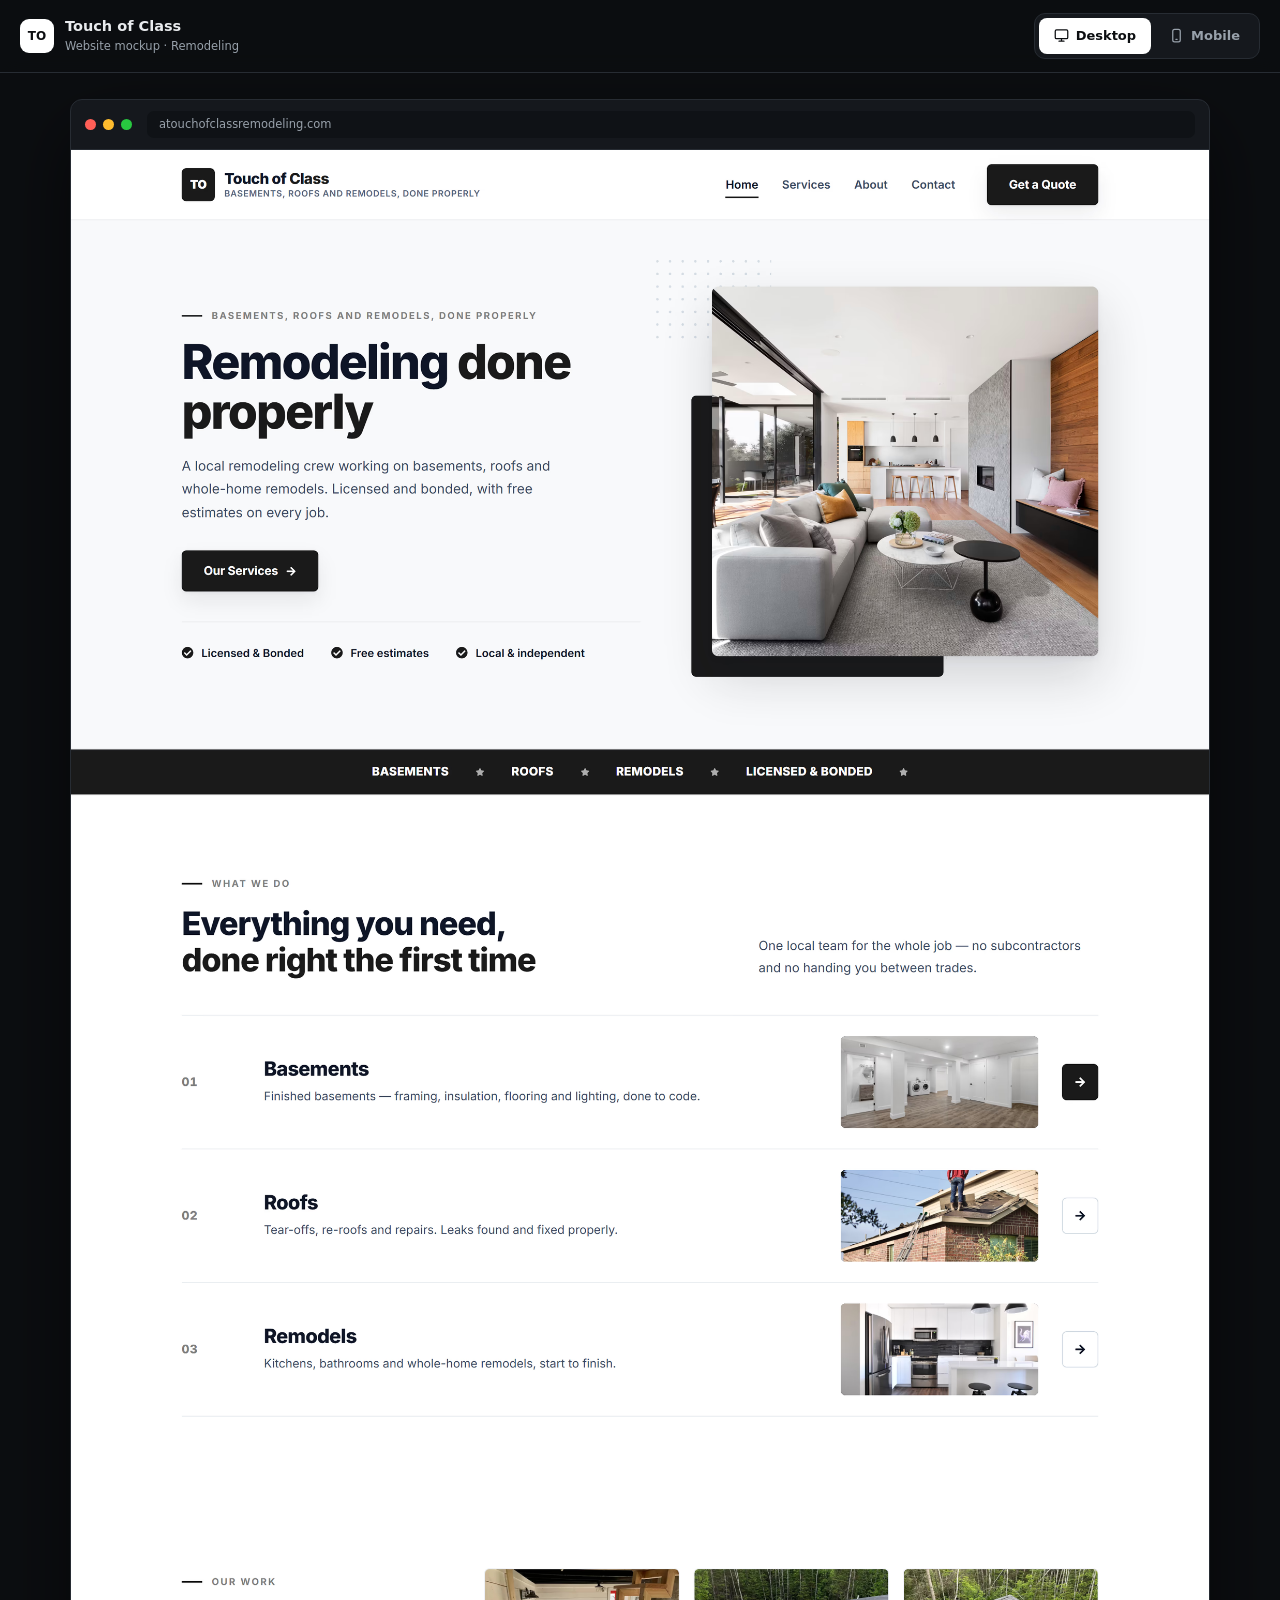
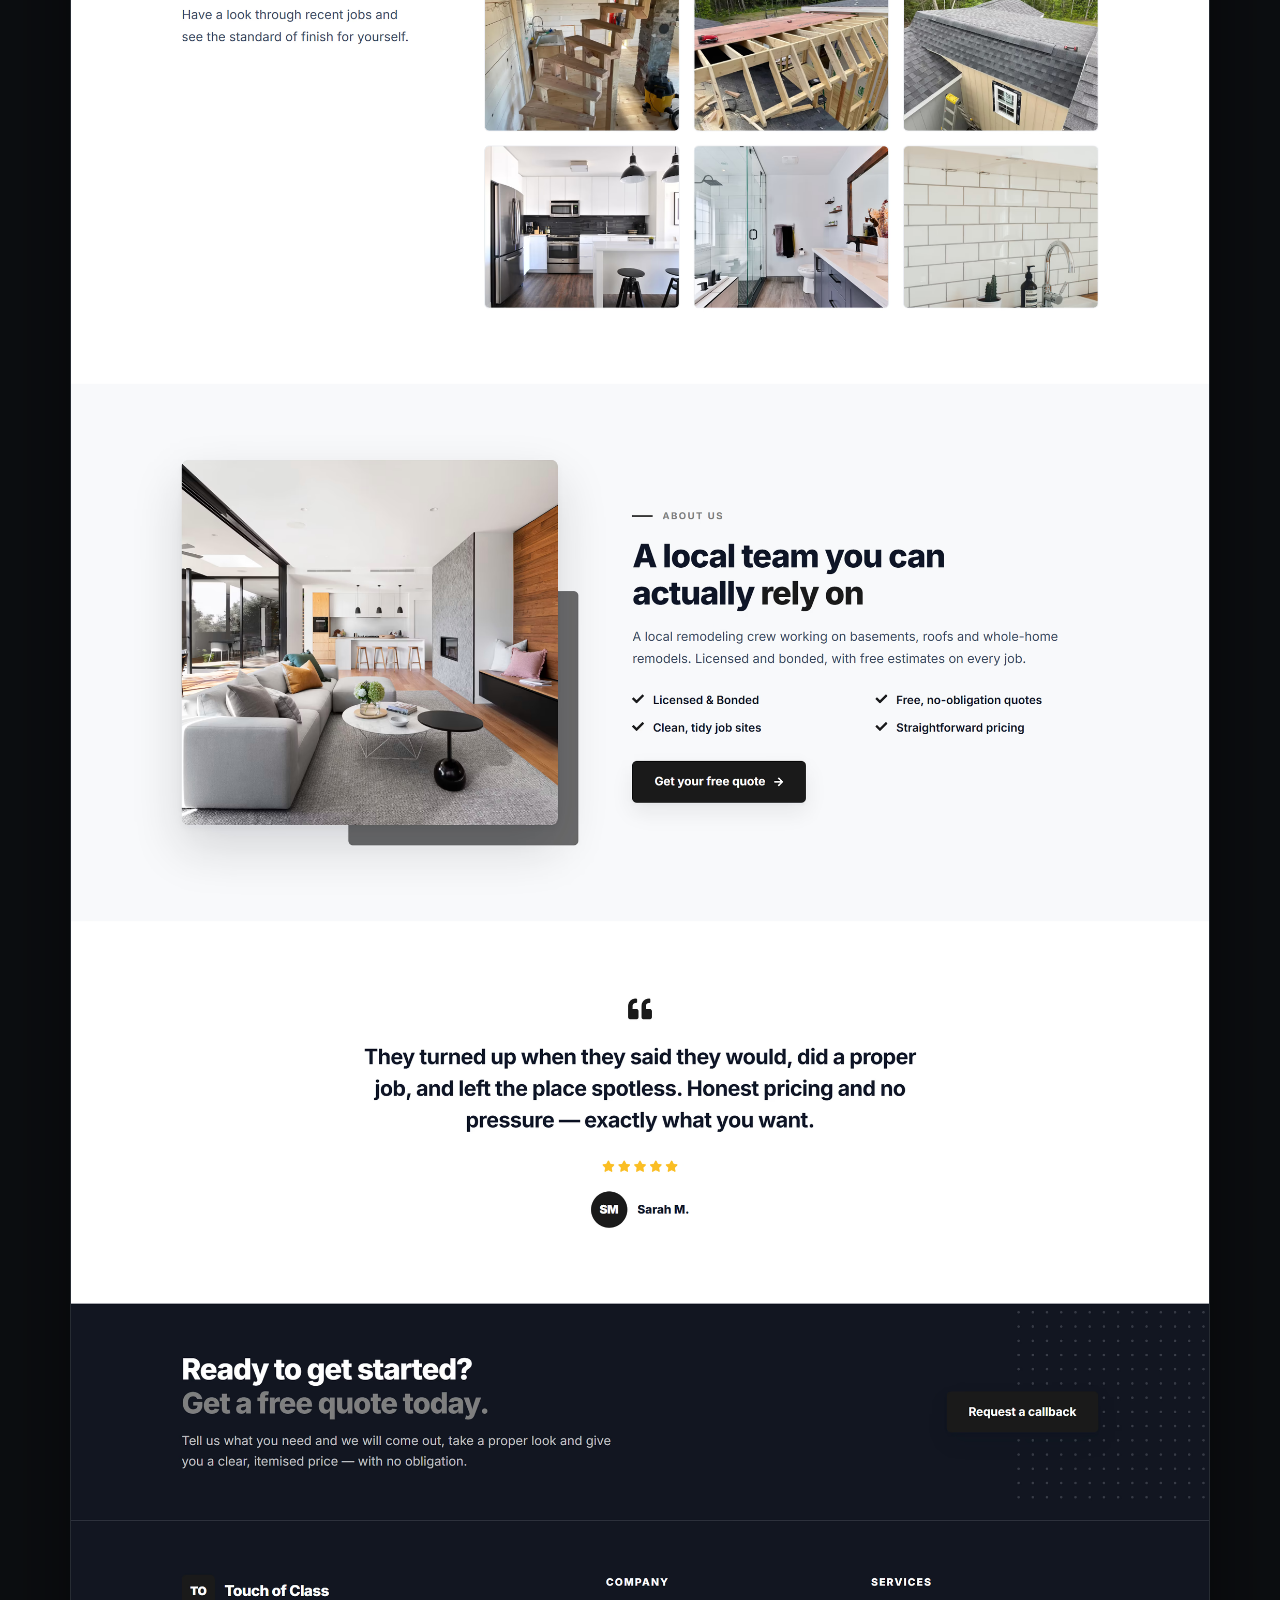
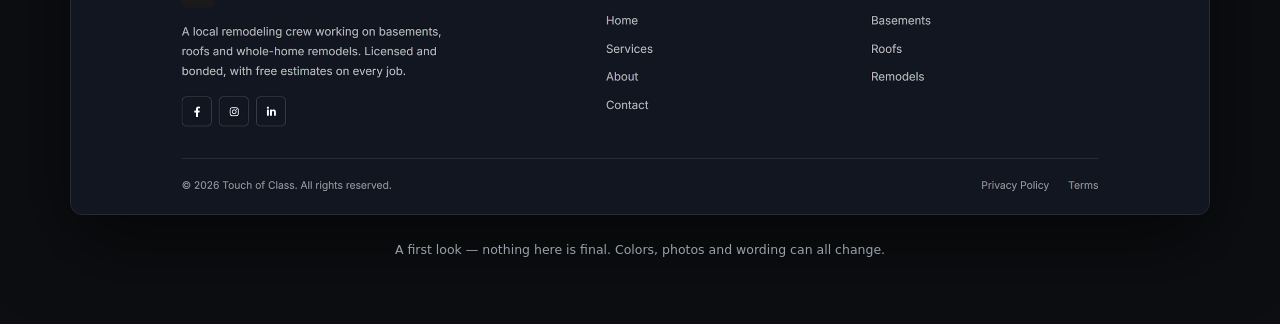
<file: index.html>
<!doctype html>
<html lang="en">
<head>
<meta charset="utf-8">
<meta name="viewport" content="width=device-width, initial-scale=1">
<title>Touch of Class — website mockup</title>
<meta name="description" content="Website mockup prepared for Touch of Class Remodeling.">
<meta name="robots" content="noindex, nofollow">
<meta property="og:title" content="Touch of Class — website mockup">
<meta property="og:description" content="A first look at the site.">
<meta property="og:image" content="shots/desktop-1.jpg">

<style>
  /*
    A presentation surface, not a website.
    Dark and quiet on purpose: the mockup should be the only bright thing on
    the screen, and the frame around it should say "this is a design we made
    for you" rather than "this is a site that already exists".
  */
  :root {
    --ink: #0c0e11;
    --panel: #15181d;
    --line: #272c33;
    --text: #e9ebee;
    --muted: #98a1ab;
  }

  * { box-sizing: border-box; }

  body {
    margin: 0;
    background: var(--ink);
    color: var(--text);
    font: 15px/1.5 -apple-system, BlinkMacSystemFont, "Segoe UI", Inter, system-ui, sans-serif;
    -webkit-font-smoothing: antialiased;
  }

  /* The two states, declared before everything that reacts to them.
     Radios, so the toggle still works with JavaScript switched off. */
  #desktop, #mobile { position: absolute; opacity: 0; pointer-events: none; }

  header {
    position: sticky;
    top: 0;
    z-index: 10;
    display: flex;
    flex-wrap: wrap;
    align-items: center;
    justify-content: space-between;
    gap: 14px;
    padding: 13px 20px;
    border-bottom: 1px solid var(--line);
    background: rgb(12 14 17 / 88%);
    backdrop-filter: blur(10px);
  }

  .who { display: flex; align-items: center; gap: 11px; min-width: 0; }

  .mark {
    display: grid;
    place-items: center;
    flex: none;
    width: 34px;
    height: 34px;
    border-radius: 9px;
    background: #fff;
    color: #0c0e11;
    font-size: 12px;
    font-weight: 800;
  }

  .who b { display: block; font-size: 14.5px; }
  .who i { display: block; color: var(--muted); font-size: 11.5px; font-style: normal; }

  .views {
    display: inline-flex;
    gap: 3px;
    padding: 4px;
    border: 1px solid var(--line);
    border-radius: 11px;
    background: var(--panel);
  }

  .views label {
    display: inline-flex;
    align-items: center;
    gap: 7px;
    padding: 8px 15px;
    border-radius: 8px;
    color: var(--muted);
    font-size: 13px;
    font-weight: 600;
    cursor: pointer;
    user-select: none;
    transition: background .15s, color .15s;
  }

  .views label:hover { color: var(--text); }
  .views svg { width: 15px; height: 15px; }

  #desktop:checked ~ header .pick-desktop,
  #mobile:checked  ~ header .pick-mobile {
    background: #fff;
    color: #0c0e11;
  }

  main { padding: 26px 20px 64px; }
  .stage { margin: 0 auto; transition: max-width .25s ease; }
  #desktop:checked ~ main .stage { max-width: 1140px; }
  #mobile:checked  ~ main .stage { max-width: 380px; }

  /* The frame is what makes a flat screenshot read as a thing on a device. */
  .frame {
    overflow: hidden;
    border: 1px solid var(--line);
    background: var(--panel);
    box-shadow: 0 28px 80px rgb(0 0 0 / 55%);
  }

  #desktop:checked ~ main .frame { border-radius: 12px; }
  #mobile:checked  ~ main .frame { border-radius: 38px; border-width: 2px; padding: 11px; }

  .bar { display: flex; align-items: center; gap: 7px; padding: 11px 14px; border-bottom: 1px solid var(--line); }
  .bar i { width: 11px; height: 11px; border-radius: 50%; }
  .bar i:nth-of-type(1) { background: #ff5f57; }
  .bar i:nth-of-type(2) { background: #febc2e; }
  .bar i:nth-of-type(3) { background: #28c840; }

  .bar .url {
    flex: 1;
    min-width: 0;
    margin-left: 8px;
    padding: 5px 12px;
    overflow: hidden;
    border-radius: 7px;
    background: #0f1216;
    color: var(--muted);
    font-size: 11.5px;
    white-space: nowrap;
    text-overflow: ellipsis;
  }

  .notch { width: 108px; height: 5px; margin: 1px auto 10px; border-radius: 99px; background: #2c323a; }

  #mobile:checked  ~ main .bar { display: none; }
  #desktop:checked ~ main .notch { display: none; }

  /*
    THE SHOT IS TILES, NOT ONE IMAGE.

    A full-page screenshot of a long site is enormous in PIXELS even when it
    is small in bytes — the desktop one is 2200x6311, nearly 14 megapixels —
    and iOS Safari will not decode an image that big inline. It draws the
    alt text and a broken-image glyph instead, while a long press still
    previews it, because the preview path has no such budget. That is the
    bug that was reported, and it is why this is sliced.

    Each tile is under 3.5 megapixels. They stack with no gap: block
    display, no baseline space, and a width that is exactly 100% of the
    same box, so the seams are invisible.
  */
  .reel { display: block; font-size: 0; line-height: 0; }
  .reel img { display: block; width: 100%; height: auto; }
  #mobile:checked ~ main .reel { border-radius: 27px; overflow: hidden; }

  #desktop:checked ~ main .reel-mobile { display: none; }
  #mobile:checked  ~ main .reel-desktop { display: none; }

  .note { max-width: 620px; margin: 24px auto 0; color: var(--muted); font-size: 12.5px; line-height: 1.7; text-align: center; }

  @media (max-width: 560px) {
    header { padding: 11px 14px; }
    .views label { padding: 8px 12px; }
    .views label span { display: none; }
    main { padding: 18px 12px 44px; }
  }
</style>
</head>
<body>

<input type="radio" name="view" id="desktop" checked>
<input type="radio" name="view" id="mobile">

<script>
  /*
    Show the visitor the version that matches the screen they are holding.
    A phone opening this should land on the phone view, not on a desktop
    shot shrunk to thumbnail size.

    Inline and immediately after the inputs, so it runs before the first
    paint and there is no flash of the wrong view. If it never runs, the
    radios above still work by hand — this only picks the better default.
  */
  try {
    if (window.matchMedia('(max-width: 820px)').matches) {
      document.getElementById('mobile').checked = true;
    }
  } catch (e) { /* the manual toggle still works */ }
</script>

<header>
  <div class="who">
    <span class="mark">TO</span>
    <span>
      <b>Touch of Class</b>
      <i>Website mockup &middot; Remodeling</i>
    </span>
  </div>

  <div class="views" role="group" aria-label="View">
    <label class="pick-desktop" for="desktop">
      <svg viewBox="0 0 24 24" fill="none" stroke="currentColor" stroke-width="2" stroke-linecap="round" stroke-linejoin="round" aria-hidden="true">
        <rect x="2" y="3" width="20" height="14" rx="2"/><path d="M8 21h8M12 17v4"/>
      </svg>
      <span>Desktop</span>
    </label>
    <label class="pick-mobile" for="mobile">
      <svg viewBox="0 0 24 24" fill="none" stroke="currentColor" stroke-width="2" stroke-linecap="round" stroke-linejoin="round" aria-hidden="true">
        <rect x="6" y="2" width="12" height="20" rx="3"/><path d="M11 18h2"/>
      </svg>
      <span>Mobile</span>
    </label>
  </div>
</header>

<main>
  <div class="stage">
    <div class="frame">
      <div class="bar">
        <i></i><i></i><i></i>
        <span class="url">atouchofclassremodeling.com</span>
      </div>
      <div class="notch"></div>

      <!-- Eager and sync on purpose: nothing here is below the fold in any
           meaningful sense, and lazy decoding is one of the things that was
           suspected of hiding the shot. -->
      <div class="reel reel-desktop">
        <picture><source srcset="shots/desktop-1.avif" type="image/avif"><img src="shots/desktop-1.jpg" alt="The Touch of Class website on a desktop screen" loading="eager" decoding="sync" width="2200" height="1590"></picture>
        <picture><source srcset="shots/desktop-2.avif" type="image/avif"><img src="shots/desktop-2.jpg" alt="" loading="eager" decoding="sync" width="2200" height="1590"></picture>
        <picture><source srcset="shots/desktop-3.avif" type="image/avif"><img src="shots/desktop-3.jpg" alt="" loading="eager" decoding="sync" width="2200" height="1590"></picture>
        <picture><source srcset="shots/desktop-4.avif" type="image/avif"><img src="shots/desktop-4.jpg" alt="" loading="eager" decoding="sync" width="2200" height="1541"></picture>
      </div>

      <div class="reel reel-mobile">
        <picture><source srcset="shots/mobile-1.avif" type="image/avif"><img src="shots/mobile-1.jpg" alt="The Touch of Class website on a phone" loading="eager" decoding="sync" width="900" height="3888"></picture>
        <picture><source srcset="shots/mobile-2.avif" type="image/avif"><img src="shots/mobile-2.jpg" alt="" loading="eager" decoding="sync" width="900" height="3888"></picture>
        <picture><source srcset="shots/mobile-3.avif" type="image/avif"><img src="shots/mobile-3.jpg" alt="" loading="eager" decoding="sync" width="900" height="3888"></picture>
        <picture><source srcset="shots/mobile-4.avif" type="image/avif"><img src="shots/mobile-4.jpg" alt="" loading="eager" decoding="sync" width="900" height="399"></picture>
      </div>
    </div>

    <p class="note">
      A first look &mdash; nothing here is final. Colors, photos and wording can all change.
    </p>
  </div>
</main>

</body>
</html>
</file>
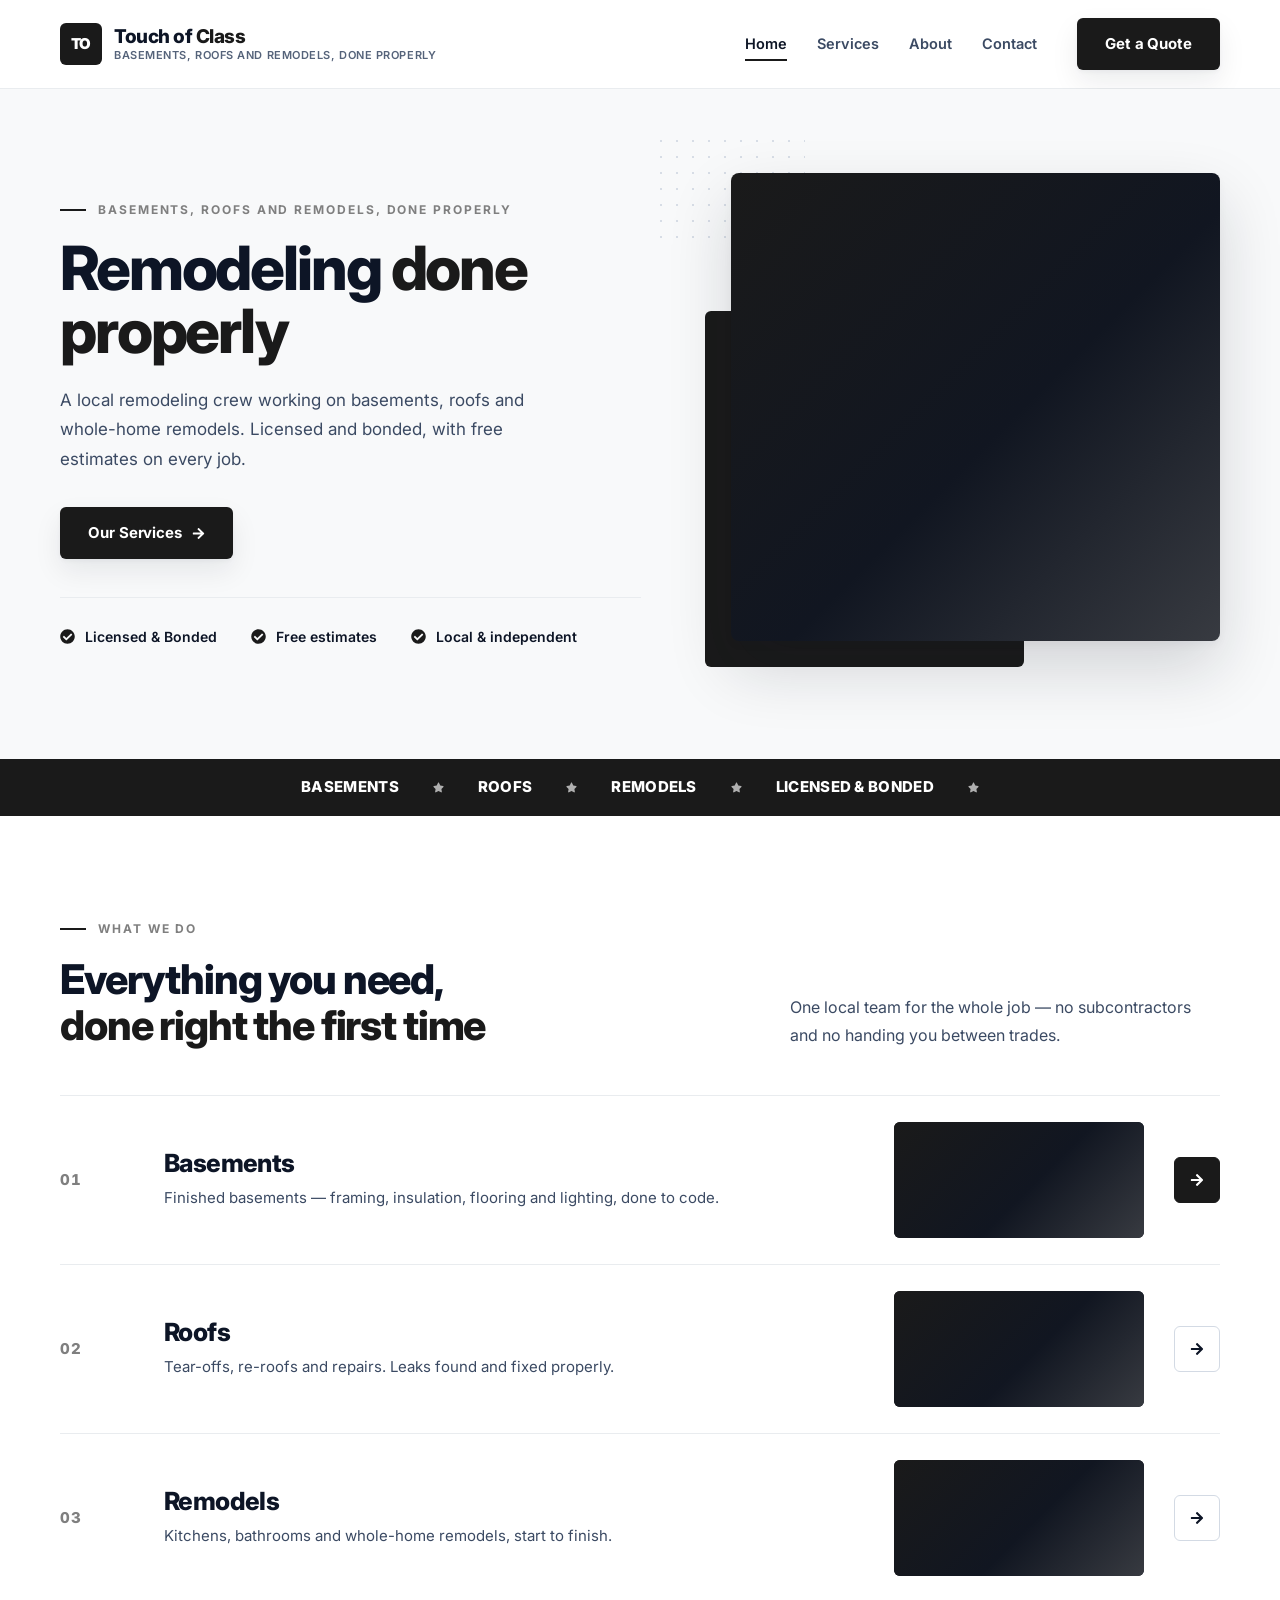
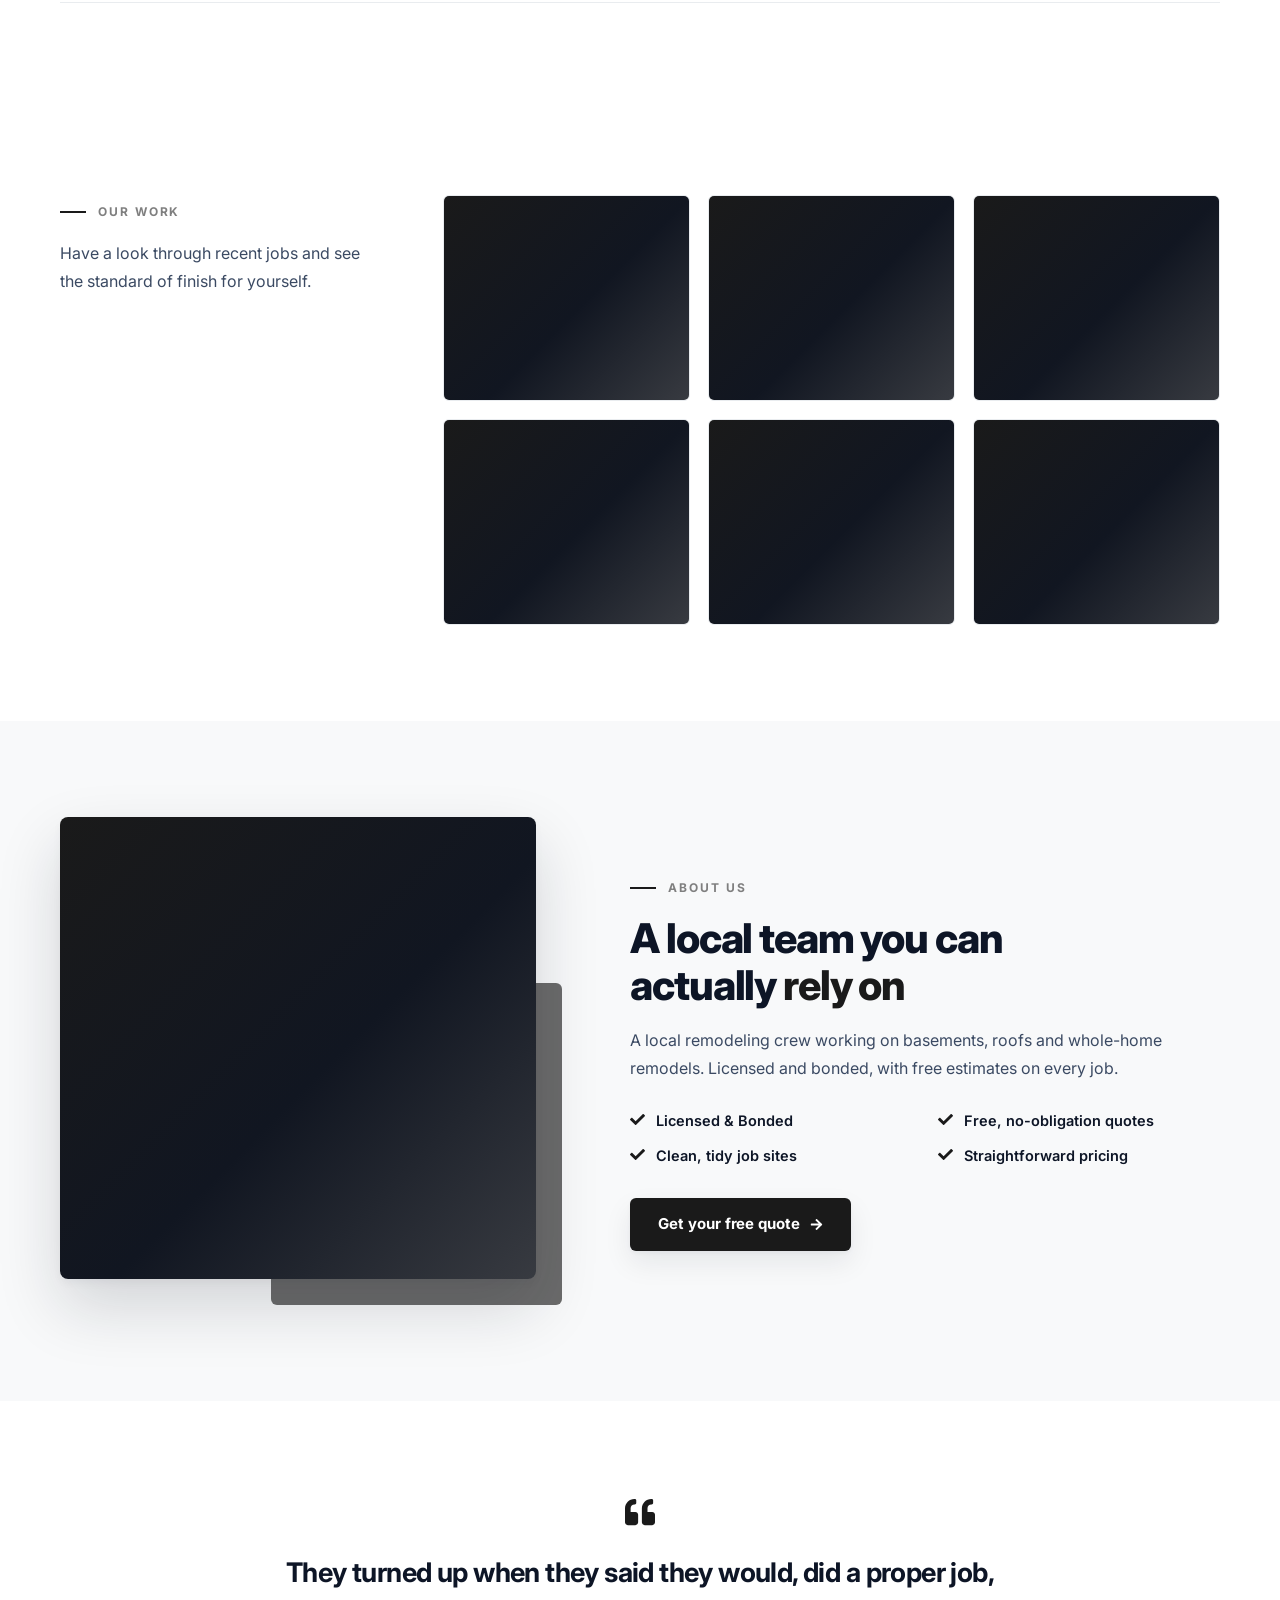
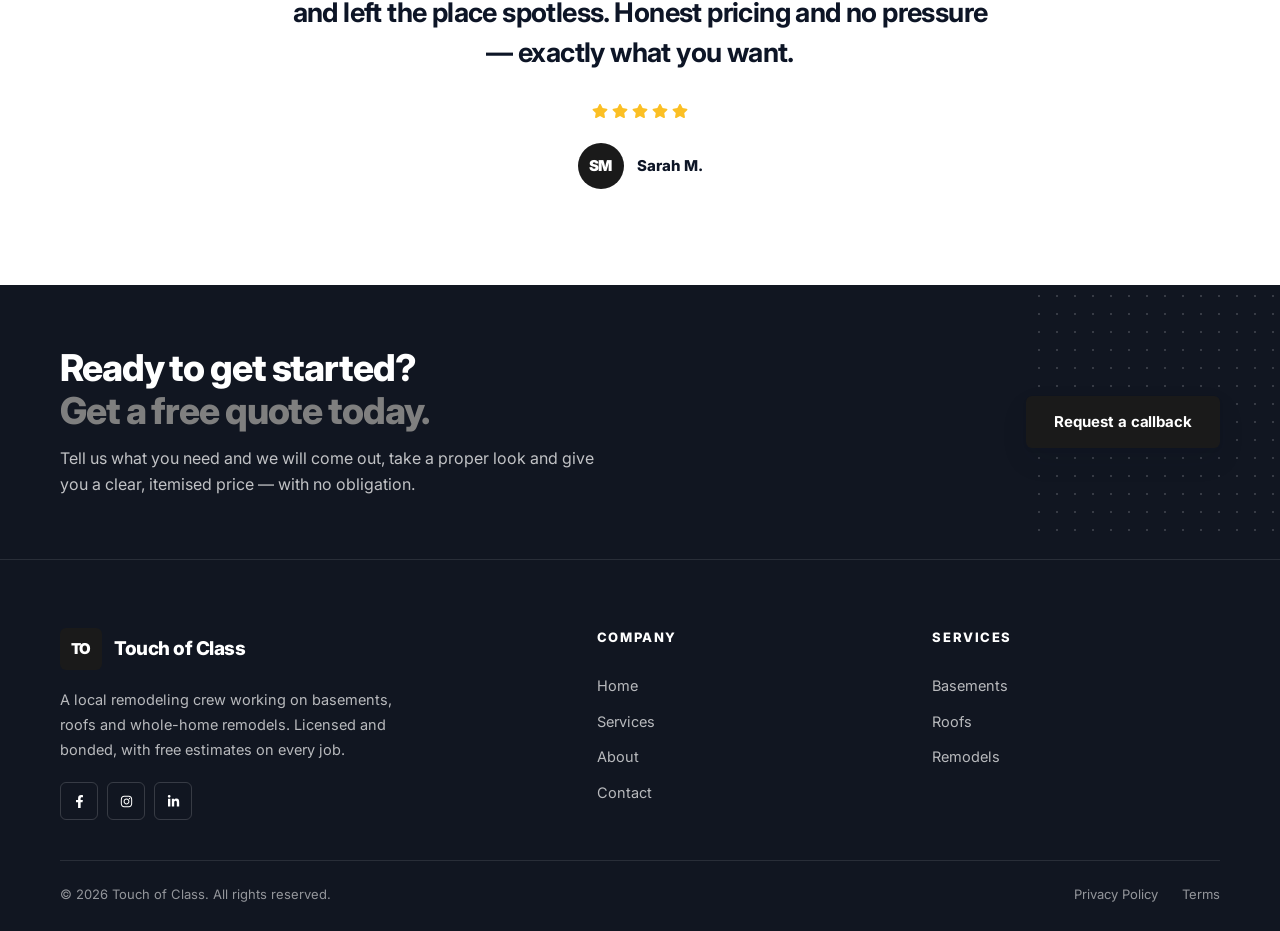
<file: site/index.html>
<!doctype html>
<html lang="en">
  <head>
    <meta charset="UTF-8" />
    <meta name="viewport" content="width=device-width, initial-scale=1.0" />
    <title>Touch of Class</title>
    <meta name="description" content="Touch of Class — Basements, roofs and remodels, done properly Serving your local area." />

    <link rel="preconnect" href="https://fonts.googleapis.com" />
    <link rel="preconnect" href="https://fonts.gstatic.com" crossorigin />
    <link href="https://fonts.googleapis.com/css2?family=Inter:wght@400;500;600;700;800;900&display=swap" rel="stylesheet" />
    <script type="module" crossorigin src="./assets/home-B3smsrr8.js"></script>
    <link rel="modulepreload" crossorigin href="./assets/Site-BzhiHjA9.js">
    <link rel="stylesheet" crossorigin href="./assets/Site-BCxydUZ6.css">
  </head>
  <body>
    <div id="root"></div>
  </body>
</html>
</file>
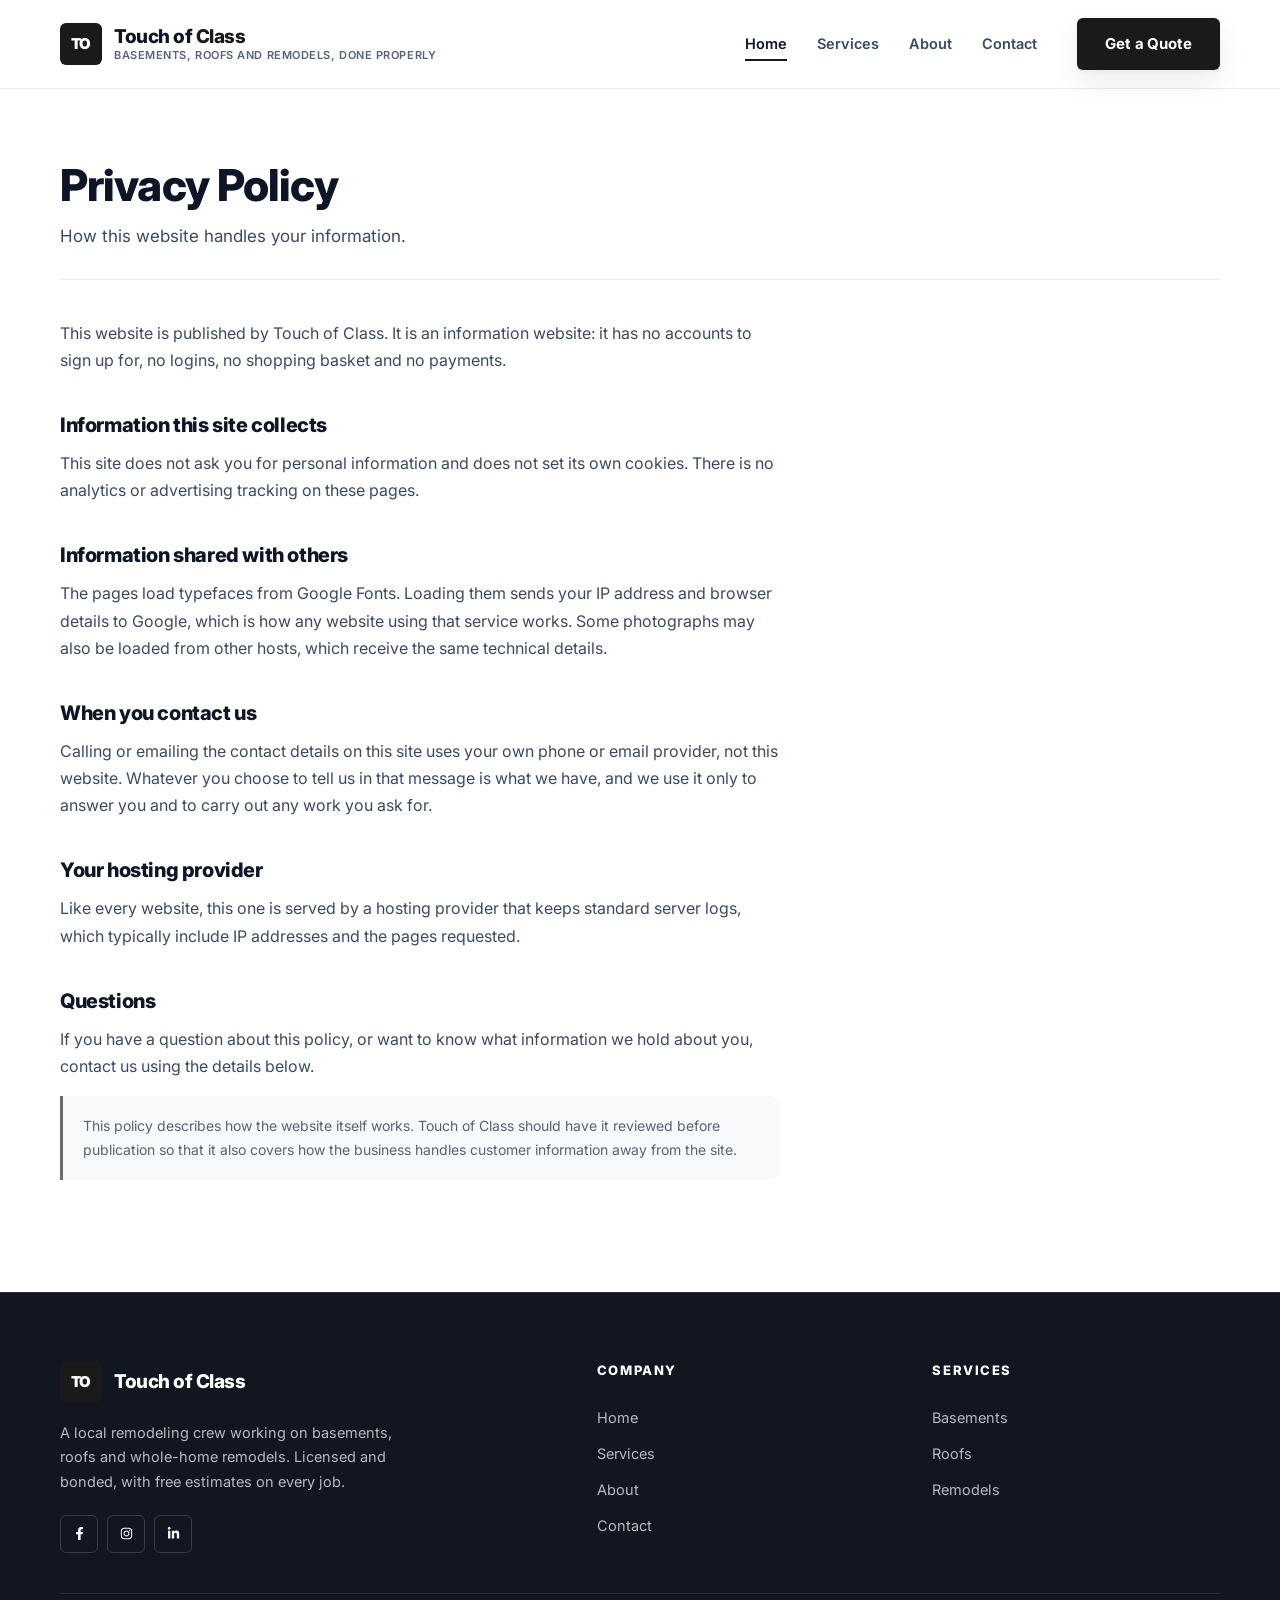
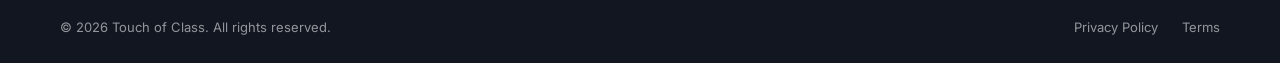
<file: site/privacy/index.html>
<!doctype html>
<html lang="en">
  <head>
    <meta charset="UTF-8" />
    <meta name="viewport" content="width=device-width, initial-scale=1.0" />
    <title>Privacy Policy — Touch of Class</title>
    <meta name="description" content="How this website handles your information." />

    <link rel="preconnect" href="https://fonts.googleapis.com" />
    <link rel="preconnect" href="https://fonts.gstatic.com" crossorigin />
    <link href="https://fonts.googleapis.com/css2?family=Inter:wght@400;500;600;700;800;900&display=swap" rel="stylesheet" />
    <script type="module" crossorigin src="../assets/privacy-Hh7si014.js"></script>
    <link rel="modulepreload" crossorigin href="../assets/Site-BzhiHjA9.js">
    <link rel="stylesheet" crossorigin href="../assets/Site-BCxydUZ6.css">
  </head>
  <body>
    <div id="root"></div>
  </body>
</html>
</file>
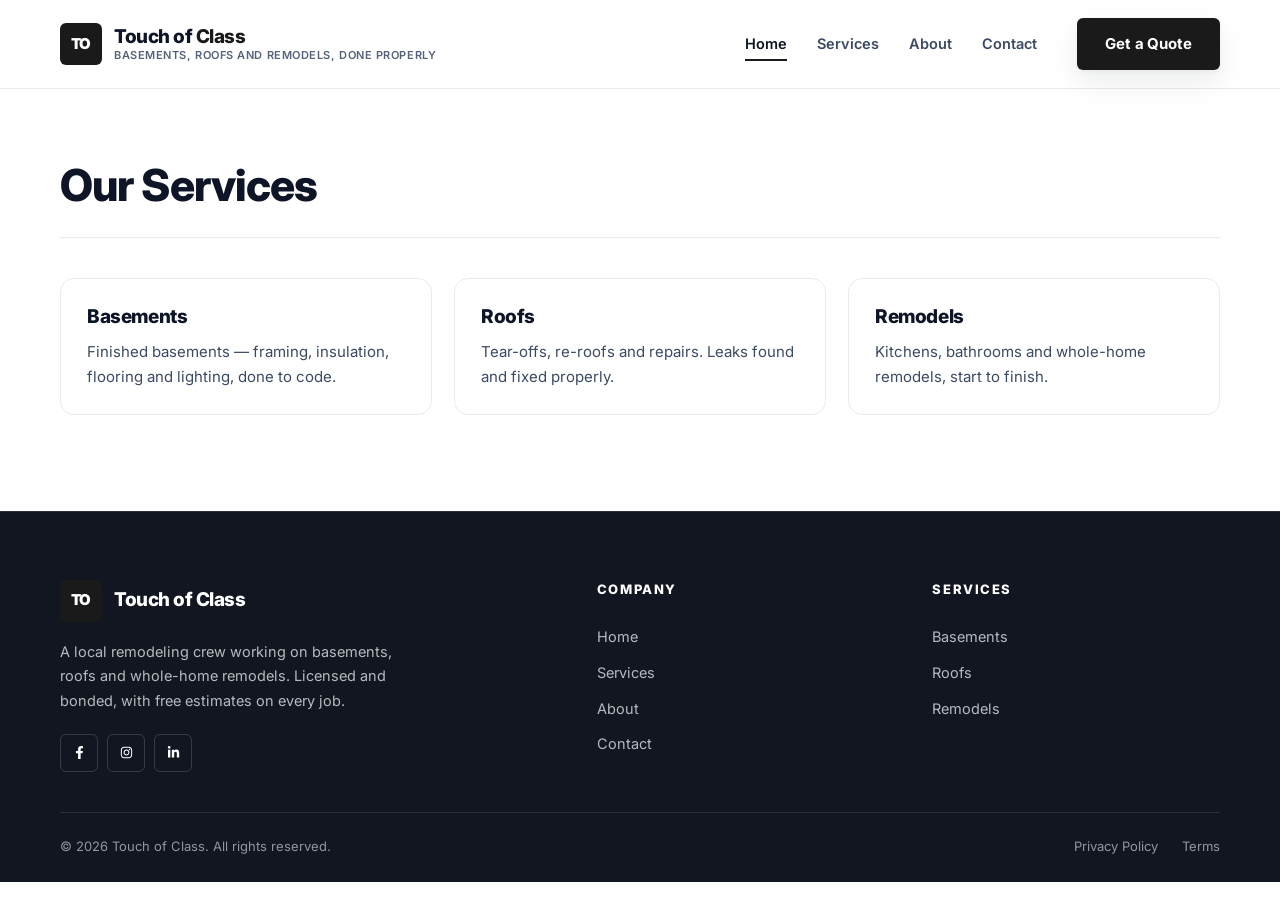
<file: site/services/index.html>
<!doctype html>
<html lang="en">
  <head>
    <meta charset="UTF-8" />
    <meta name="viewport" content="width=device-width, initial-scale=1.0" />
    <title>Our Services — Touch of Class</title>
    <meta name="description" content="The services Touch of Class offers." />

    <link rel="preconnect" href="https://fonts.googleapis.com" />
    <link rel="preconnect" href="https://fonts.gstatic.com" crossorigin />
    <link href="https://fonts.googleapis.com/css2?family=Inter:wght@400;500;600;700;800;900&display=swap" rel="stylesheet" />
    <script type="module" crossorigin src="../assets/services-0JLbAlmr.js"></script>
    <link rel="modulepreload" crossorigin href="../assets/Site-BzhiHjA9.js">
    <link rel="stylesheet" crossorigin href="../assets/Site-BCxydUZ6.css">
  </head>
  <body>
    <div id="root"></div>
  </body>
</html>
</file>
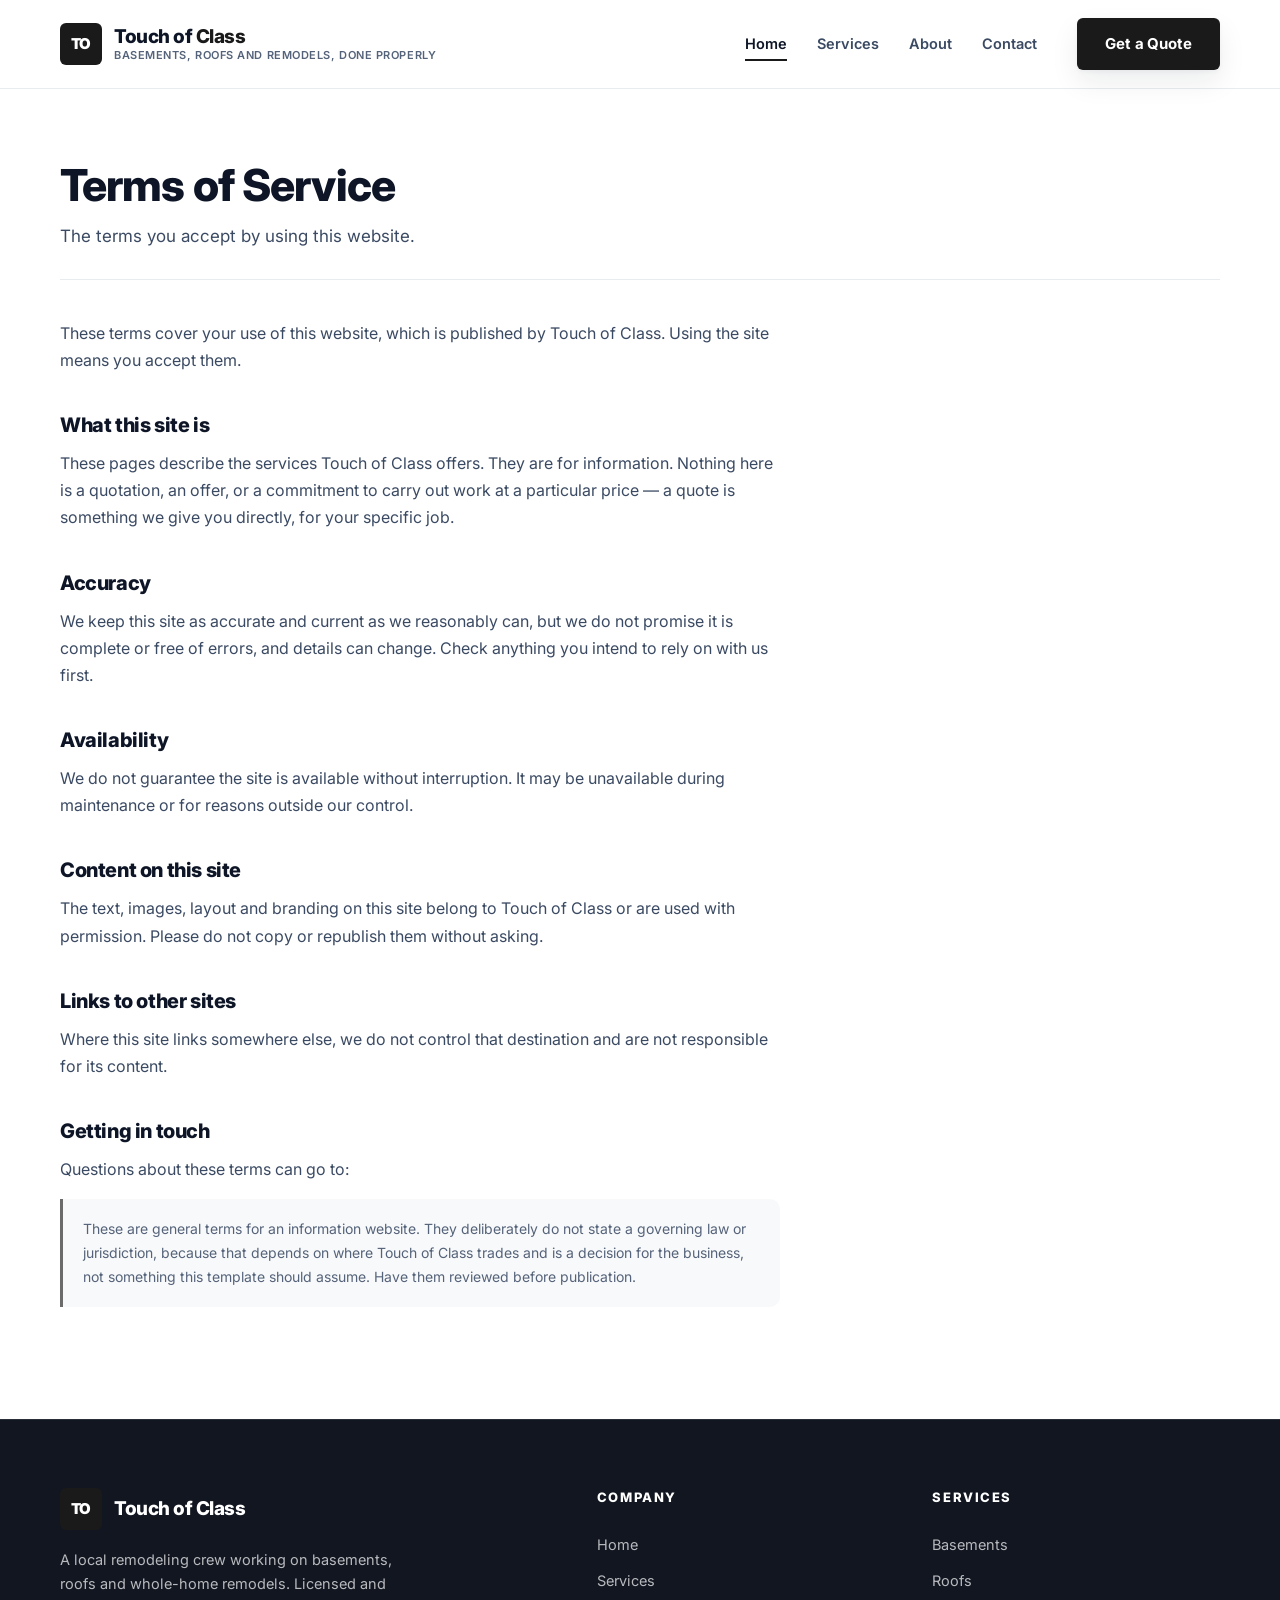
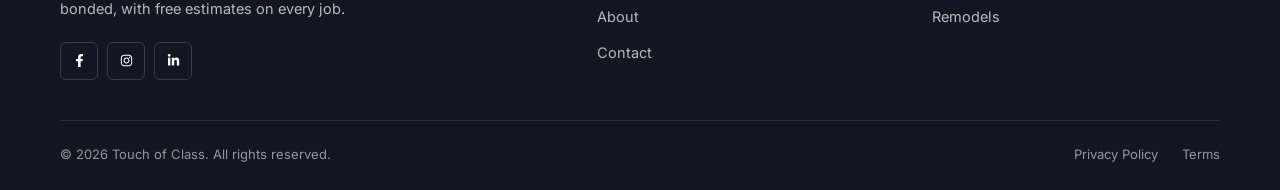
<file: site/terms/index.html>
<!doctype html>
<html lang="en">
  <head>
    <meta charset="UTF-8" />
    <meta name="viewport" content="width=device-width, initial-scale=1.0" />
    <title>Terms of Service — Touch of Class</title>
    <meta name="description" content="The terms you accept by using this website." />

    <link rel="preconnect" href="https://fonts.googleapis.com" />
    <link rel="preconnect" href="https://fonts.gstatic.com" crossorigin />
    <link href="https://fonts.googleapis.com/css2?family=Inter:wght@400;500;600;700;800;900&display=swap" rel="stylesheet" />
    <script type="module" crossorigin src="../assets/terms-QqVZG6Dp.js"></script>
    <link rel="modulepreload" crossorigin href="../assets/Site-BzhiHjA9.js">
    <link rel="stylesheet" crossorigin href="../assets/Site-BCxydUZ6.css">
  </head>
  <body>
    <div id="root"></div>
  </body>
</html>
</file>
<file: site/assets/Site-BCxydUZ6.css>
.mk{position:relative;background:var(--page);color:var(--ink);font-family:Inter,-apple-system,BlinkMacSystemFont,Segoe UI,Roboto,Helvetica,Arial,sans-serif;line-height:1.5;overflow:hidden;isolation:isolate}:where(.mk) :where(*),:where(.mk) :where(*):before,:where(.mk) :where(*):after{box-sizing:border-box;margin:0;padding:0}:where(.mk) :where(img){display:block;max-width:100%}:where(.mk) :where(a){color:inherit;text-decoration:none}.mk.is-capturing *,.mk.is-capturing *:before,.mk.is-capturing *:after{animation:none!important;transition:none!important}:where(.mk) :where(ul,ol){list-style:none}:where(.mk) :where(h1,h2,h3,h4){font-weight:800;letter-spacing:-.02em;line-height:1.15}:where(.mk) :where(p){margin:0}.mk svg{flex-shrink:0}.mk-stars{display:inline-flex;gap:2px;color:var(--star);align-items:center}.mk-photo{position:absolute;top:0;right:0;bottom:0;left:0;background-image:linear-gradient(135deg,var(--brand) 0%,var(--panel) 55%,var(--accent) 160%);overflow:hidden}.mk-photo img{width:100%;height:100%;object-fit:cover}.mk-monogram{display:grid;place-items:center;background:var(--brand);color:var(--brand-ink);font-weight:900;letter-spacing:-.02em;flex-shrink:0}.mk-tile{overflow:hidden;cursor:zoom-in}.mk-tile img,.mk-tile .mk-photo{transition:transform .45s cubic-bezier(.22,.61,.36,1)}.mk-tile:hover img,.mk-tile:focus-visible img,.mk-tile:hover .mk-photo,.mk-tile:focus-visible .mk-photo{transform:scale(1.07)}.mk-tile:focus-visible{outline:3px solid #2563eb;outline-offset:2px}.mk-lb{position:fixed;top:0;right:0;bottom:0;left:0;z-index:1000;display:flex;align-items:center;justify-content:center;padding:28px;background:#080b12eb;cursor:zoom-out}.mk-lb-frame{margin:0;max-width:min(1200px,92vw);max-height:88vh;cursor:default}.mk-lb-img{display:block;max-width:min(1200px,92vw);max-height:88vh;width:auto;height:auto;border-radius:10px;box-shadow:0 24px 64px #00000080}.mk-lb-close,.mk-lb-nav{position:absolute;display:inline-flex;align-items:center;justify-content:center;border:1px solid rgba(255,255,255,.28);border-radius:999px;background:#111827b8;color:#fff;cursor:pointer}.mk-lb-close{top:20px;right:22px;width:44px;height:44px;font-size:17px}.mk-lb-nav{top:50%;width:52px;height:52px;margin-top:-26px;font-size:19px}.mk-lb-prev{left:22px}.mk-lb-next{right:22px}.mk-lb-close:hover,.mk-lb-nav:hover{background:#fff;color:#111827}.mk-lb-close:focus-visible,.mk-lb-nav:focus-visible{outline:3px solid #93c5fd;outline-offset:2px}.mk-lb-count{position:absolute;left:0;right:0;bottom:22px;margin:0;text-align:center;font-size:13px;font-weight:600;letter-spacing:.04em;color:#ffffffd1}@media(max-width:640px){.mk-lb-nav{width:42px;height:42px;margin-top:-21px;font-size:16px}.mk-lb-prev{left:8px}.mk-lb-next{right:8px}}:where(.mk) :where(a[href],button,[role=button]){transition:transform .18s ease,box-shadow .18s ease,opacity .18s ease}:where(.mk) :where(a[href],button,[role=button]):hover{cursor:pointer}.mk.is-capturing .mk-tile img,.mk.is-capturing .mk-tile .mk-photo{transform:none!important}.mk-clean{background:var(--page);font-feature-settings:"kern" 1}.cl-container{max-width:1240px;margin:0 auto;padding:0 40px}.cl-eyebrow{display:inline-flex;align-items:center;gap:12px;font-size:12px;font-weight:700;letter-spacing:.16em;text-transform:uppercase;color:var(--brand-on-panel);margin-bottom:18px}.cl-eyebrow:before{content:"";width:26px;height:2px;background:var(--brand)}.cl-h2{font-size:41px;font-weight:800;line-height:1.14;letter-spacing:-.028em;color:var(--ink)}.cl-h2 em{font-style:normal;color:var(--brand)}.cl-lead{font-size:16px;line-height:1.75;color:var(--ink-2)}.cl-btn{display:inline-flex;align-items:center;justify-content:center;gap:10px;padding:15px 28px;border-radius:6px;font-size:15px;font-weight:700;letter-spacing:-.005em;white-space:nowrap}.cl-btn-primary{background:var(--brand);color:var(--brand-ink);box-shadow:var(--shadow-md)}.cl-btn-ghost{background:transparent;color:var(--ink);border:1.5px solid var(--line-strong)}.cl-btn svg{font-size:13px}.cl-header{background:var(--surface);border-bottom:1px solid var(--line)}.cl-header-inner{display:flex;align-items:center;gap:40px;height:88px}.cl-logo{display:flex;align-items:center;gap:12px;flex-shrink:0}.cl-logo .mk-monogram{width:42px;height:42px;border-radius:6px;font-size:15px}.cl-logo-img{position:relative;display:block;width:108px;height:64px;flex-shrink:0}.cl-logo-img .mk-photo{background-image:none}.cl-logo-img img{width:100%;height:100%;object-fit:contain;object-position:left center}.cl-footer-logo .cl-logo-img{width:84px;height:50px}.cl-logo-text{display:flex;flex-direction:column;line-height:1.2}.cl-logo-name{font-size:19px;font-weight:800;letter-spacing:-.025em;color:var(--ink);white-space:nowrap}.cl-logo-name em{font-style:normal;color:var(--brand)}.cl-logo-tag{font-size:11px;color:var(--ink-3);letter-spacing:.05em;text-transform:uppercase;font-weight:600;white-space:nowrap;overflow:hidden;text-overflow:ellipsis}.cl-nav{display:flex;gap:30px;margin-left:auto}.cl-nav span,.cl-nav a{font-size:14.5px;font-weight:600;color:var(--ink-2);position:relative;padding:4px 0}.cl-nav span.is-active,.cl-nav a.is-active{color:var(--ink)}.cl-nav span.is-active:after,.cl-nav a.is-active:after{content:"";position:absolute;left:0;bottom:-2px;width:100%;height:2px;background:var(--brand)}.cl-header-right{display:flex;align-items:center;gap:20px;flex-shrink:0}.cl-header-phone{display:flex;align-items:center;gap:11px}.cl-header-phone-icon{width:38px;height:38px;border-radius:6px;background:var(--brand-soft);color:var(--brand);display:grid;place-items:center;font-size:14px}.cl-header-phone-text{display:flex;flex-direction:column;line-height:1.25}.cl-header-phone-text small{font-size:11px;color:var(--ink-3);letter-spacing:.05em;text-transform:uppercase;font-weight:600}.cl-header-phone-text strong{font-size:15px;font-weight:800;color:var(--ink);white-space:nowrap}.cl-burger{display:none;width:42px;height:42px;border-radius:6px;border:1px solid var(--line);color:var(--ink);place-items:center;font-size:17px}.cl-hero{position:relative;background:var(--surface-2);overflow:hidden}.cl-hero:before{content:"";position:absolute;top:44px;left:51%;width:152px;height:112px;background-image:radial-gradient(var(--line-strong) 1.5px,rgba(0,0,0,0) 1.5px);background-size:16px 16px;opacity:.9}.cl-hero-inner{position:relative;z-index:2;display:grid;grid-template-columns:1.06fr .94fr;gap:64px;align-items:center;padding-top:84px;padding-bottom:92px}.cl-hero-title{font-size:61px;font-weight:800;line-height:1.04;letter-spacing:-.035em;color:var(--ink);margin-bottom:22px}.cl-hero-title em{font-style:normal;color:var(--brand)}.cl-hero-desc{font-size:17px;line-height:1.75;color:var(--ink-2);max-width:520px;margin-bottom:32px}.cl-hero-actions{display:flex;gap:14px;margin-bottom:38px;flex-wrap:wrap}.cl-hero-points{display:flex;gap:34px;padding-top:28px;border-top:1px solid var(--line);flex-wrap:wrap}.cl-point{display:flex;align-items:center;gap:10px;font-size:14px;font-weight:600;color:var(--ink)}.cl-point svg{color:var(--brand);font-size:15px}.cl-hero-media{position:relative;padding:0 0 26px 26px}.cl-hero-media:before{content:"";position:absolute;left:0;bottom:0;width:62%;height:72%;background:var(--brand);border-radius:6px}.cl-hero-photo{position:relative;z-index:2;height:468px;border-radius:8px;overflow:hidden;box-shadow:var(--shadow-lg)}.cl-hero-badge{position:absolute;z-index:3;left:0;bottom:54px;background:var(--surface);border-radius:8px;padding:16px 20px;box-shadow:var(--shadow-lg);display:flex;align-items:center;gap:13px;border-left:3px solid var(--brand)}.cl-hero-badge-num{font-size:27px;font-weight:800;color:var(--ink);letter-spacing:-.03em;line-height:1}.cl-hero-badge-text{display:flex;flex-direction:column;gap:3px;line-height:1.2}.cl-hero-badge-text .mk-stars{font-size:12px}.cl-hero-badge-text span,.cl-hero-badge-text a{font-size:12px;color:var(--ink-3);font-weight:600;white-space:nowrap}.cl-marquee{background:var(--brand);padding:17px 40px;overflow:hidden}.cl-marquee-track{display:flex;align-items:center;justify-content:center;flex-wrap:wrap;gap:12px 34px;max-width:1160px;margin:0 auto}.cl-marquee-item{display:inline-flex;align-items:center;gap:34px;font-size:15px;font-weight:800;letter-spacing:.02em;color:var(--brand-ink);text-transform:uppercase}.cl-marquee-item svg{font-size:11px;opacity:.65}.cl-services{padding:96px 0;background:var(--page)}.cl-section-head{display:grid;grid-template-columns:1fr auto;gap:40px;align-items:end;margin-bottom:46px}.cl-section-head .cl-lead{max-width:430px}.cl-rows{border-top:1px solid var(--line)}.cl-row{display:grid;grid-template-columns:74px 1fr 250px 46px;gap:30px;align-items:center;padding:26px 0;border-bottom:1px solid var(--line)}.cl-row-num{font-size:15px;font-weight:800;color:var(--brand-on-panel);letter-spacing:.04em;font-variant-numeric:tabular-nums}.cl-row-title{font-size:25px;font-weight:800;letter-spacing:-.025em;color:var(--ink);margin-bottom:8px}.cl-row-desc{font-size:15px;line-height:1.65;color:var(--ink-2);max-width:620px}.cl-row-media{position:relative;height:116px;border-radius:6px;overflow:hidden;background:linear-gradient(135deg,var(--brand) 0%,var(--panel) 85%)}.cl-row-glyph{position:absolute;left:50%;top:50%;transform:translate(-50%,-50%);font-size:34px;color:#ffffff47}.cl-row-go{width:46px;height:46px;border-radius:6px;border:1.5px solid var(--line-strong);display:grid;place-items:center;color:var(--ink);font-size:14px}.cl-row:first-child .cl-row-go{background:var(--brand);border-color:var(--brand);color:var(--brand-ink)}.cl-about{padding:96px 0;background:var(--surface-2)}.cl-about-grid{display:grid;grid-template-columns:.92fr 1.08fr;gap:68px;align-items:center}.cl-about-media{position:relative;padding:0 26px 26px 0}.cl-about-media:before{content:"";position:absolute;right:0;bottom:0;width:58%;height:66%;background:var(--accent);border-radius:6px}.cl-about-photo{position:relative;z-index:2;height:462px;border-radius:8px;overflow:hidden;box-shadow:var(--shadow-lg)}.cl-about-exp{position:absolute;z-index:3;right:0;bottom:0;background:var(--brand);color:var(--brand-ink);border-radius:8px;padding:18px 24px;text-align:center;box-shadow:var(--shadow-lg)}.cl-about-exp strong{display:block;font-size:34px;font-weight:800;line-height:1;letter-spacing:-.03em}.cl-about-exp span,.cl-about-exp a{display:block;font-size:11.5px;font-weight:700;letter-spacing:.12em;text-transform:uppercase;margin-top:5px;opacity:.92}.cl-checks{display:grid;grid-template-columns:1fr 1fr;gap:14px 26px;margin:28px 0 32px}.cl-check{display:flex;align-items:flex-start;gap:11px;font-size:14.5px;font-weight:600;color:var(--ink);line-height:1.45}.cl-check svg{color:var(--brand);font-size:15px;margin-top:2px}.cl-about-foot{display:flex;align-items:center;gap:24px;flex-wrap:wrap}.cl-about-contact{display:flex;align-items:center;gap:12px;padding-left:24px;border-left:1px solid var(--line-strong)}.cl-about-contact .mk-monogram{width:44px;height:44px;border-radius:50%;font-size:14px}.cl-about-contact-text{display:flex;flex-direction:column;line-height:1.3}.cl-about-contact-text strong{font-size:15px;font-weight:800;color:var(--ink);white-space:nowrap}.cl-about-contact-text span,.cl-about-contact-text a{font-size:12.5px;color:var(--ink-3);white-space:nowrap}.cl-stats{background:var(--page);padding:54px 0;border-bottom:1px solid var(--line)}.cl-stats-grid{display:grid;grid-template-columns:repeat(4,1fr)}.cl-stats-grid[data-count="1"],.cl-stats-grid[data-count="2"],.cl-stats-grid[data-count="3"]{justify-content:center}.cl-stats-grid[data-count="1"]{grid-template-columns:minmax(0,300px)}.cl-stats-grid[data-count="2"]{grid-template-columns:repeat(2,minmax(0,300px))}.cl-stats-grid[data-count="3"]{grid-template-columns:repeat(3,minmax(0,300px))}.cl-stat{padding:4px 30px;border-left:1px solid var(--line)}.cl-stat:first-child{border-left:none;padding-left:0}.cl-stat strong{display:block;font-size:33px;font-weight:800;letter-spacing:-.035em;color:var(--ink);line-height:1.1;margin-bottom:6px}.cl-stat strong em{font-style:normal;color:var(--brand)}.cl-stat span,.cl-stat a{font-size:13.5px;color:var(--ink-3);font-weight:600;display:block;overflow:hidden;text-overflow:ellipsis}.cl-quote{padding:92px 0;background:var(--page);text-align:center}.cl-quote-inner{max-width:800px;margin:0 auto}.cl-quote-mark{font-size:30px;color:var(--brand);margin-bottom:20px}.cl-quote-text{font-size:27px;font-weight:700;line-height:1.48;letter-spacing:-.022em;color:var(--ink);margin-bottom:28px}.cl-quote-stars{margin-bottom:18px}.cl-quote-stars .mk-stars{font-size:16px;gap:4px}.cl-quote-person{display:inline-flex;align-items:center;gap:13px}.cl-quote-person .mk-monogram{width:46px;height:46px;border-radius:50%;font-size:15px}.cl-quote-person-text{text-align:left;display:flex;flex-direction:column;line-height:1.3}.cl-quote-person-text strong{font-size:15px;font-weight:800;color:var(--ink)}.cl-quote-person-text span,.cl-quote-person-text a{font-size:13px;color:var(--ink-3)}.cl-cta{position:relative;background:var(--panel);overflow:hidden}.cl-cta:before{content:"";position:absolute;right:-70px;top:-70px;width:320px;height:320px;background-image:radial-gradient(#ffffff29 1.5px,#0000 1.5px);background-size:18px 18px}.cl-cta-inner{position:relative;z-index:2;display:grid;grid-template-columns:1fr auto;gap:46px;align-items:center;padding-top:62px;padding-bottom:62px}.cl-cta h2{font-size:37px;font-weight:800;line-height:1.16;letter-spacing:-.03em;color:#fff;margin-bottom:12px}.cl-cta h2 em{font-style:normal;color:var(--on-image-brand)}.cl-cta p{font-size:16px;line-height:1.65;color:#ffffffbd;max-width:560px}.cl-cta-actions{display:flex;gap:14px;flex-wrap:wrap}.cl-cta-actions .cl-btn-ghost{color:#fff;border-color:#ffffff4d}.cl-footer{background:var(--panel);border-top:1px solid rgba(255,255,255,.1);padding:68px 0 26px;color:#fff}.cl-footer-grid{display:grid;grid-template-columns:1.5fr 1fr 1fr 1.2fr;gap:48px;padding-bottom:40px}.cl-footer-grid[data-cols="3"]{grid-template-columns:1.7fr 1fr 1fr}.cl-footer-logo{display:flex;align-items:center;gap:12px;margin-bottom:18px}.cl-footer-logo .mk-monogram{width:42px;height:42px;border-radius:6px;font-size:15px}.cl-footer-logo strong{font-size:19px;font-weight:800;letter-spacing:-.025em}.cl-footer-desc{font-size:14.5px;line-height:1.7;color:#ffffffb3;max-width:340px}.cl-footer-social{display:flex;gap:9px;margin-top:20px}.cl-footer-social span,.cl-footer-social a{width:38px;height:38px;border-radius:6px;border:1px solid rgba(255,255,255,.16);display:grid;place-items:center;font-size:13px;color:#fff}.cl-footer-title{font-size:13px;font-weight:800;letter-spacing:.12em;text-transform:uppercase;margin-bottom:20px;color:#fff}.cl-footer-links span,.cl-footer-links a{display:block;font-size:14.5px;color:#ffffffb3;padding:7px 0}.cl-footer-contact{display:flex;flex-direction:column;gap:15px}.cl-footer-contact span,.cl-footer-contact a{display:flex;gap:12px;align-items:flex-start;font-size:14.5px;color:#ffffffb3;line-height:1.55}.cl-footer-contact svg{color:var(--on-image-brand);font-size:14px;margin-top:3px}.cl-footer-bottom{border-top:1px solid rgba(255,255,255,.1);padding-top:24px;display:flex;justify-content:space-between;align-items:center;gap:20px;font-size:13px;color:#ffffff8c}.cl-footer-bottom-links{display:flex;gap:24px}.cl-work{padding:92px 0;background:var(--page)}.cl-work-grid{display:grid;grid-template-columns:.42fr 1fr;gap:56px;align-items:start}.cl-work-intro .cl-lead{max-width:300px}.cl-work-tiles{display:grid;grid-template-columns:repeat(3,1fr);gap:18px}.cl-work-tile{position:relative;height:206px;border-radius:6px;overflow:hidden;background:var(--surface-2);border:1px solid var(--line)}.cl-services,.cl-work,.cl-about,.cl-stats,.cl-quote{padding-top:96px;padding-bottom:96px}@media(max-width:900px){.mk-clean .cl-container{padding:0 24px}.mk-clean .cl-marquee{padding:14px 24px}.mk-clean .cl-nav,.mk-clean .cl-header-phone,.mk-clean .cl-header-right .cl-btn,.mk-clean .cl-logo-tag{display:none}.mk-clean .cl-logo,.mk-clean .cl-logo-text{min-width:0}.mk-clean .cl-logo-name{overflow:hidden;white-space:nowrap;text-overflow:ellipsis}.mk-clean .cl-header-right{flex:none}.mk-clean .cl-burger{display:grid}.mk-clean .cl-header-inner{height:72px;justify-content:space-between}.mk-clean .cl-logo-img{width:76px;height:48px}.mk-clean .cl-header-right{margin-left:auto}.mk-clean .cl-hero:before{display:none}.mk-clean .cl-hero-inner{grid-template-columns:1fr;gap:40px;padding-top:48px;padding-bottom:56px}.mk-clean .cl-hero-title{font-size:36px}.mk-clean .cl-hero-desc{font-size:15.5px}.mk-clean .cl-hero-actions,.mk-clean .cl-cta-actions{flex-direction:column;align-items:stretch}.mk-clean .cl-hero-actions .cl-btn,.mk-clean .cl-cta-actions .cl-btn{width:100%}.mk-clean .cl-hero-points{gap:12px;flex-direction:column}.mk-clean .cl-hero-photo{height:300px}.mk-clean .cl-marquee-track{gap:20px}.mk-clean .cl-marquee-item{gap:20px;font-size:13px}.mk-clean .cl-services,.mk-clean .cl-about,.mk-clean .cl-quote{padding:56px 0}.mk-clean .cl-section-head{grid-template-columns:1fr;gap:16px;margin-bottom:30px}.mk-clean .cl-h2{font-size:29px}.mk-clean .cl-row{grid-template-columns:1fr;gap:14px;padding:22px 0}.mk-clean .cl-row-media{height:150px}.mk-clean .cl-row-go{display:none}.mk-clean .cl-about-grid{grid-template-columns:1fr;gap:38px}.mk-clean .cl-about-photo{height:300px}.mk-clean .cl-checks{grid-template-columns:1fr}.mk-clean .cl-about-contact{padding-left:0;border-left:none}.mk-clean .cl-stats-grid{grid-template-columns:1fr 1fr;gap:22px 0}.mk-clean .cl-stats-grid[data-count="1"]{grid-template-columns:1fr}.mk-clean .cl-stat{padding:0 16px}.mk-clean .cl-stat:nth-child(odd){border-left:none;padding-left:0}.mk-clean .cl-quote-text{font-size:20px}.mk-clean .cl-cta-inner{grid-template-columns:1fr;gap:26px;padding-top:46px;padding-bottom:46px}.mk-clean .cl-cta h2{font-size:27px}.mk-clean .cl-footer-grid{grid-template-columns:1fr;gap:32px}.mk-clean .cl-footer-bottom{flex-direction:column;text-align:center}.mk-clean .cl-work{padding:54px 0}.mk-clean .cl-work-grid{grid-template-columns:1fr;gap:26px}.mk-clean .cl-work-tiles{grid-template-columns:1fr 1fr;gap:12px}.mk-clean .cl-work-tile{height:128px}}html,body{margin:0;padding:0}body{-webkit-font-smoothing:antialiased;-moz-osx-font-smoothing:grayscale}img{max-width:100%}a{color:inherit;text-decoration:none}button{font:inherit;color:inherit;background:none;border:0;padding:0;cursor:pointer}.mk-page-prose a,.mk-page-contact a{color:var(--brand);text-decoration:underline;text-underline-offset:2px}[id]{scroll-margin-top:90px}html{scroll-behavior:smooth}.mk-page{padding-top:72px;padding-bottom:96px;background:var(--page);color:var(--ink)}.mk-page-head{padding-bottom:28px;margin-bottom:40px;border-bottom:1px solid var(--line)}.mk-page-title{margin:0;font-size:44px;line-height:1.1;letter-spacing:-.02em;color:var(--ink)}.mk-page-lead{margin:14px 0 0;font-size:17px;line-height:1.6;color:var(--ink-2);max-width:60ch}.mk-page-services{display:grid;grid-template-columns:repeat(auto-fill,minmax(320px,1fr));gap:22px}.mk-page-service{padding:26px 26px 24px;background:var(--surface);border:1px solid var(--line);border-radius:14px;scroll-margin-top:96px}.mk-page-service-title{margin:0 0 10px;font-size:19px;line-height:1.3;color:var(--ink)}.mk-page-service-text{margin:0;font-size:15px;line-height:1.65;color:var(--ink-2)}.mk-page-service-cta{display:inline-block;margin-top:18px;font-size:14px;font-weight:600;color:var(--brand)}.mk-page-cta{margin-top:44px;padding:32px;background:var(--brand-soft);border-radius:16px;text-align:center}.mk-page-cta p{margin:0 0 18px;font-size:17px;color:var(--ink)}.mk-page-cta-btn{display:inline-block;margin:0 6px;padding:13px 26px;background:var(--brand);color:var(--brand-ink);border-radius:999px;font-size:15px;font-weight:600}.mk-page-prose{max-width:72ch}.mk-page-prose h2{margin:38px 0 12px;font-size:20px;line-height:1.3;color:var(--ink)}.mk-page-prose p{margin:0 0 16px;font-size:16px;line-height:1.7;color:var(--ink-2)}.mk-page-contact{margin:0 0 16px;padding:0;list-style:none}.mk-page-contact li{margin-bottom:8px;font-size:16px;line-height:1.6}.mk-page-contact a{color:var(--brand)}.mk-page-note{margin-top:36px;padding:18px 20px;background:var(--surface-2);border-left:3px solid var(--accent);border-radius:0 10px 10px 0;font-size:14px!important;line-height:1.6;color:var(--ink-3)!important}@media(max-width:900px){.mk-page{padding-top:48px;padding-bottom:64px}.mk-page-title{font-size:32px}.mk-page-services{grid-template-columns:1fr}}
</file>
